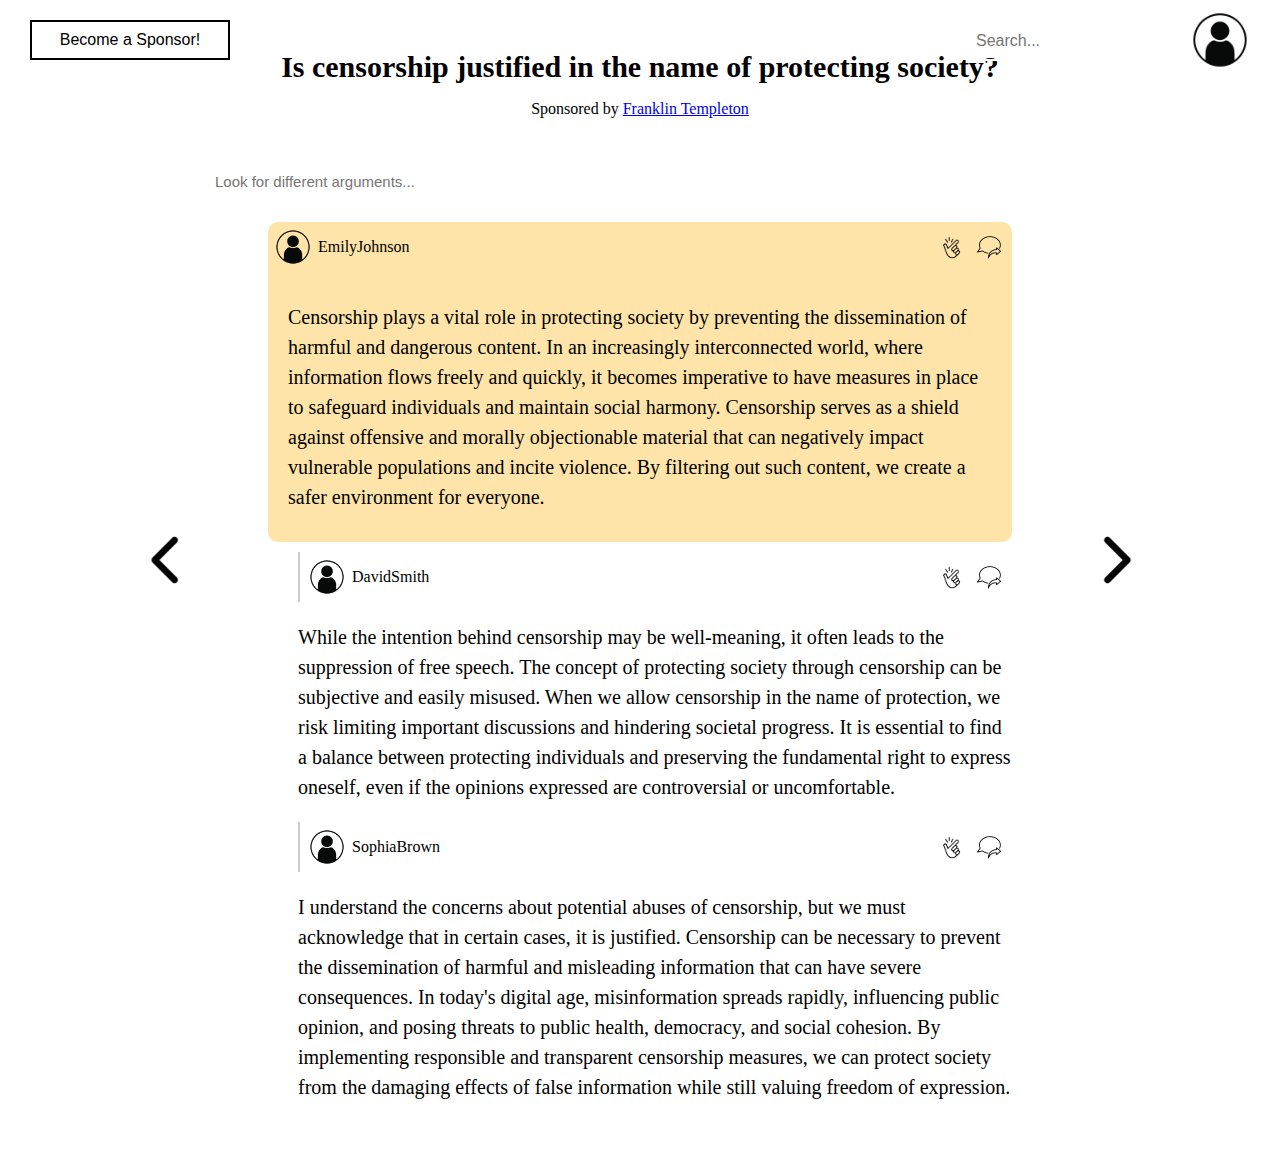
<file: website/html/index.html>
<!DOCTYPE html>
<html>
<head>
    <title>My Social Media Platform</title>
    <link rel="stylesheet" type="text/css" href="../css/style.css">
</head>
<body>

    <!-- Add the following content after the pop-up question section -->

    <div id="button-sponsor">
        <button id="sponsor-button">Become a Sponsor!</button>
    </div>

    <div id="questionDebate">
        <h3>Is censorship justified in the name of protecting society? <br> </h3>
        <p> Sponsored by <a href="https://www.franklintempleton.com/" target="_blank"> Franklin Templeton </a></p>
    </div>

    <div id="search-bar-question">
        <input type="text" id="search-input-question" placeholder="Look for different arguments...">
    </div>

    <div id="user-image-container">
        <img id="user-image-link" src="../images/user_name.png">
    </div>

    <div id="text-container">
        <p id="text-display"></p>
    </div>
      
    <div id="button-container">
        <button id="prev-button"><img id="button-img" src="../images/left.png" alt="Previous"></button>
        <button id="next-button"><img id="button-img" src="../images/right.png" alt="Next"></button>
    </div>

    <div id="search-bar">
        <input type="text" id="search-input" placeholder="Search...">
    </div>

    <!-- Add the rest of your website content here -->
    <script src="../javascript/script.js" type="module" ></script>
</body>
</html>
</file>
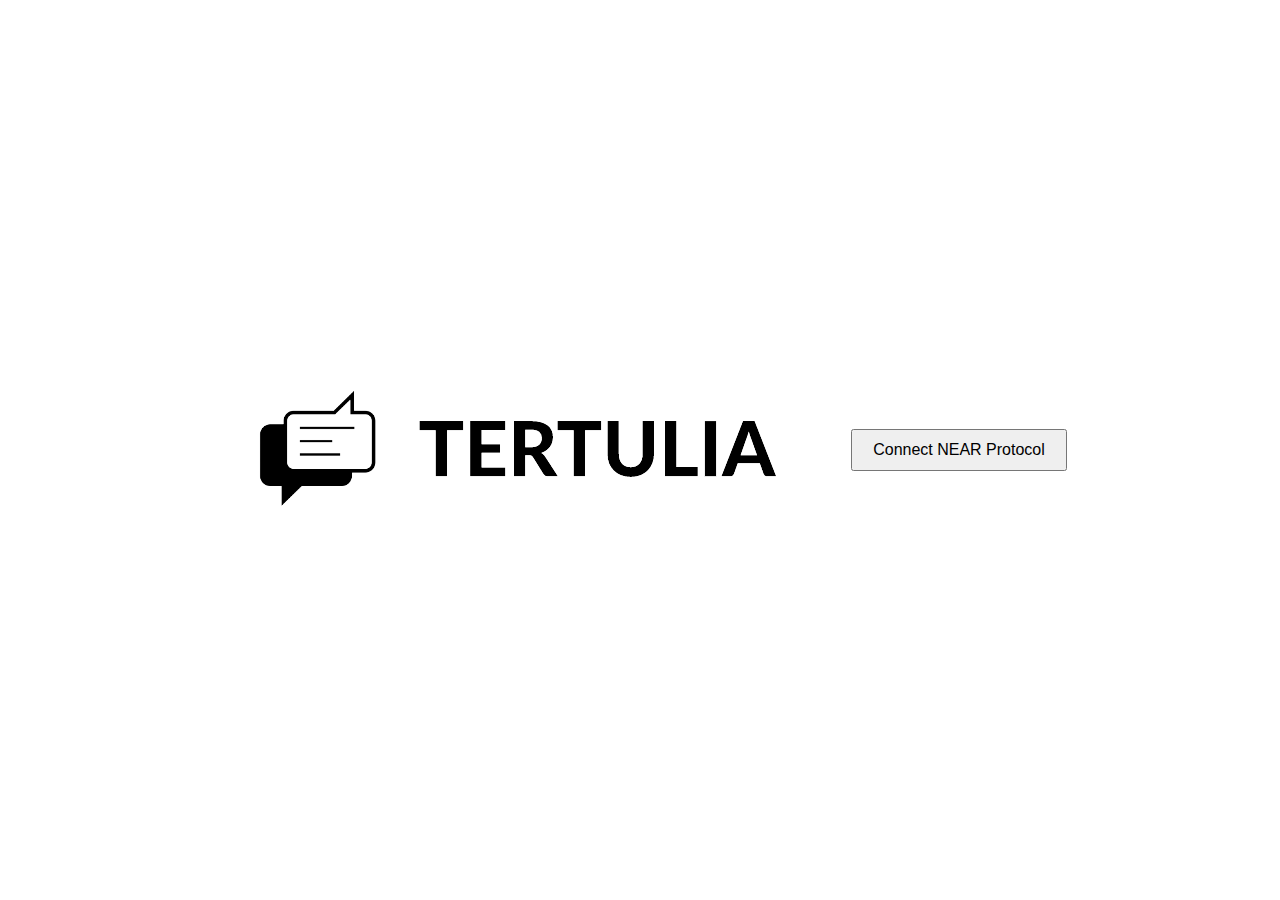
<file: website/html/connect.html>
<!DOCTYPE html>
<html>
<head>
  <title>Connect Metamask</title>
  <link rel="stylesheet" type="text/css" href="../css/styles_connect.css">
</head>
<body>
    <img src="../images/logo.png" alt="Logo">
  <div id="container">
    <button id="connectButton">Connect NEAR Protocol</button>
  </div>

  <script src="../javascript/script_connect.js"></script>
</body>
</html>
</file>
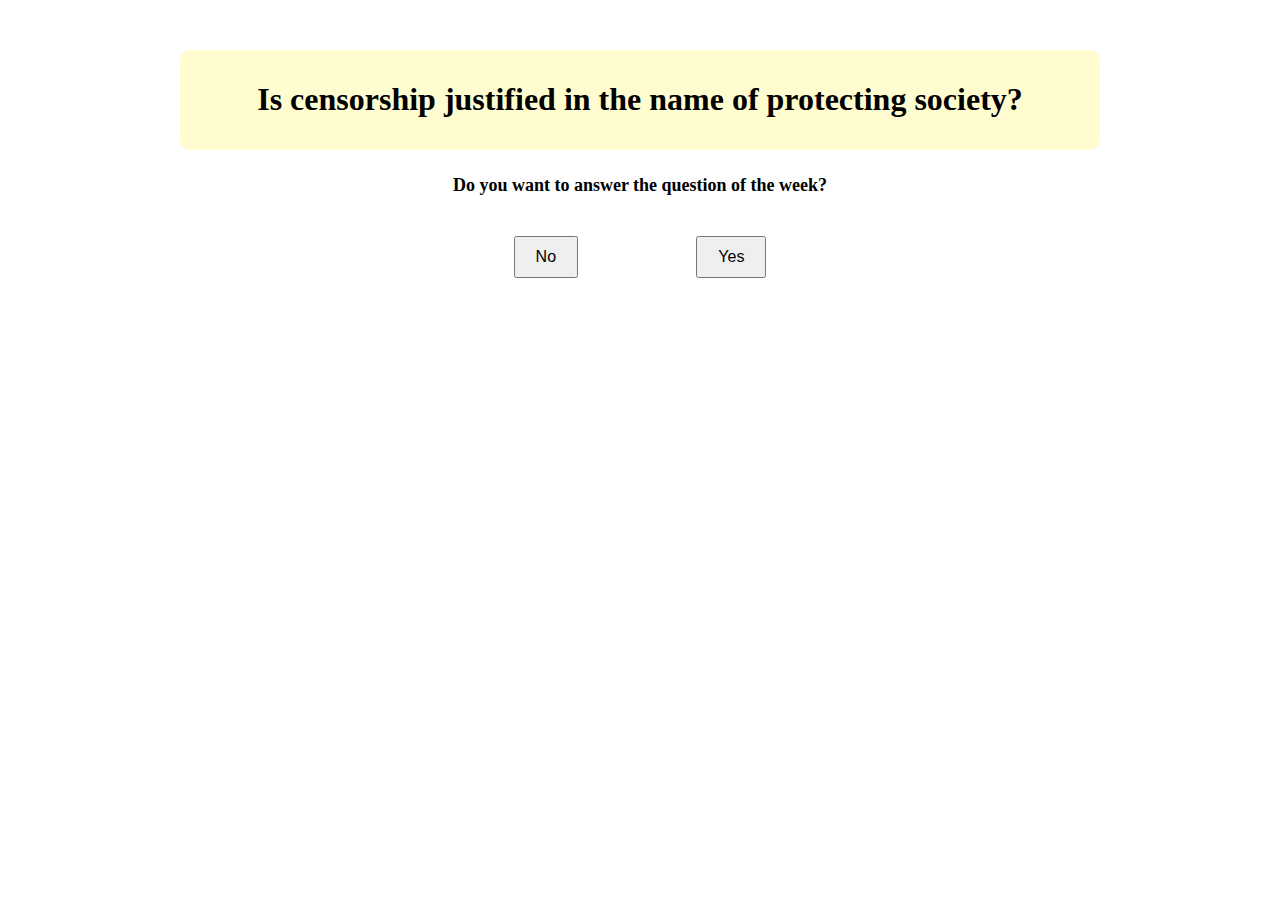
<file: website/html/question.html>
<!DOCTYPE html>
<html>
<head>
  <title>Question of the Week</title>
  <link rel="stylesheet" type="text/css" href="../css/styles_question.css">
</head>

<body>

  <div id="questionContainer">
    <h1>Is censorship justified in the name of protecting society?</h1>
  </div>

  <h2>Do you want to answer the question of the week?</h2>

  <div id="buttonContainer">
    <button id="noBtn">No</button>
    <button id="yesBtn">Yes</button>
  </div>

  <div id="textEntryContainer" style="display: none;">
    <label for="opinion">Share your opinion:</label><br>
    <textarea id="opinion" rows="25" cols="100"></textarea><br>
    <button id="submitBtn">Submit</button>
  </div>

  <script src="../javascript/script_question.js" type="module"></script>

</body>

</html>
</file>
<file: website/css/style.css>
button {
    margin: 10px;
}

a {
    margin-left: 2px; /* Adds left margin to create space */
    /* or */
    padding-left: 2px; /* Adds left padding to create space */
}

#text-container {
    width: 200;
    margin-left: 20%;
    margin-right: 20%;
    margin-top: 1%;
    margin-bottom: 0;
    display: flex;
    justify-content: center;
}

#questionDebate h3{
    font-size: 30px; /* Increase font size */
    margin-bottom: 0; /* Remove default top margin */
    text-align: center; /* Add text alignment */
    display: flex; /* Add flexbox display */
    justify-content: center; /* Center horizontally */
    align-items: center; /* Center vertically */
}

#questionDebate p{
    margin-bottom: 0; /* Remove default top margin */
    text-align: center; /* Add text alignment */
    display: flex; /* Add flexbox display */
    justify-content: center; /* Center horizontally */
    align-items: center; /* Center vertically */
}

body {
    background-color: #ffffff; /* Updated overall background color */
    margin: 0; /* Remove default body margin */
    padding: 20px;
    font-family: 'Lato'; 
}

#prev-button {
    display: flex;
    justify-content: space-between;
    align-items: center;
    position: fixed;
    left: 10%;
    top: 50%;
    height: 200px;
    width: 50px;
    background-color: transparent;
    border: none;
    cursor: pointer;
}
#next-button {
  display: flex;
  justify-content: space-between;
  align-items: center;
  position: fixed;
  right: 10%;
  top: 50%;
  height: 200px;
  width: 50px;
  background-color: transparent;
  border: none;
  cursor: pointer;
}

#button-sponsor {
    position: absolute;
    top: 10px;
    left: 20px;
}

#sponsor-button {
    height: 40px;
    width: 200px;
    background-color: transparent;
    border: 2px solid black;
    color: black;
    font-size: 16px;
    cursor: pointer;
}

#search-bar {
    position: absolute;
    top: 20px;
    right: 100px;
    display: flex;
    align-items: center;
}
  
#button-img {
    max-width: 50px;
    max-height: 50px;
}

#search-input {
    height: 35px;
    width: 200px;
    background-color: transparent;
    border: 2px solid #ffffff;
    color: grey;
    font-size: 16px;
    cursor: pointer;
  }

  #search-bar-question {
    margin-top: 50px; /* Add top margin for spacing */
    text-align: center; /* Add text alignment */
    display: flex; /* Add flexbox display */
    justify-content: center; /* Center horizontally */
    align-items: center;
  }

  #user-image-container img{
    text-align: center; /* Add text alignment */
    display: flex; /* Add flexbox display */
    justify-content: center; /* Center horizontally */
    align-items: center;
    width: 80px;
    height: auto;
    position: absolute;
    top: 0px;
    right: 20px;
    display: flex;
    align-items: center;
  }

  #search-input-question {
    height: 20px;
    width: 850px;
    background-color: transparent;
    border: 2px solid #ffffff;
    color: grey;
    font-size: 15px;
    cursor: pointer;
  }

  .user-container {
    display: flex;
    align-items: center;
  }
  
  .user-name {
    margin-right: auto;
  }
  
  .like-button {
    margin-left: 10px;
    cursor: pointer;
    background-color: transparent;
    border: none;
    width: 50px;
  }

  .reply-button {
    width: 25px;
    margin-right: 10px;
    cursor: pointer;
  }
  
  .small-image {
    width: 50px;
    height: auto;
  }
  
  .message-container {
    line-height: 1.5; 
    font-size: 20px;
  }
  .tabulated {
    margin-left: 30px; /* Adjust the margin to create indentation */
  }

  .user-container.tabulated {
    border-left: 2px solid #ccc; /* Add left border to highlight */
  }
  
  .tabulated::before {
    content: "";
    display: block;
    position: relative;
    left: 50px; /* Position the grey line */
    width: 2px;
    height: 100%;
    background-color: #ccc; /* Adjust the color as desired */
  }

  .root {
    background-color:#FEE4A8;
  }
  .user-container.root {
    border-radius: 10px 10px 0px 0px;
  }

  .message-container.root {
    padding: 10px 20px 10px 20px;
    border-radius: 0px 0px 10px 10px;
    margin-bottom: 10px;
  }
</file>
<file: website/css/styles_connect.css>
html, body {
    height: 100%;
    margin: 0;
    display: flex;
    justify-content: center;
    align-items: center;
  }
  
  #container {
    text-align: center;
  }
  
  #connectButton {
    padding: 10px 20px;
    font-size: 16px;
  }
</file>
<file: website/css/styles_question.css>
body {
    font-family: 'Lato';
    text-align: center;
  }
  
  h2 {
    font-size: 18px;
    margin-top: 25px;
    margin-bottom: 25px;
  }
  
  #questionContainer {
    background-color: #FFFDD0;
    font-size: 16px;
    border-radius: 10px;
    padding: 10px;
    text-align: center;
    place-items: center;
    margin-top: 50px;
    max-width: 900px;
    margin-left: auto;
    margin-right: auto;
    display: flex;
    align-items: center;
    justify-content: center;
  }

  #buttonContainer {
    display: flex;
    justify-content: space-between;
    width: 20%;
    margin-left: 40%;
    margin-top: 40px;
    margin-bottom: 40px;
  }

  button {
    margin: 0;
    padding: 10px 20px;
    font-size: 16px;
  }
  
  #submitBtn {
    margin-top: 10px;
  }
</file>
